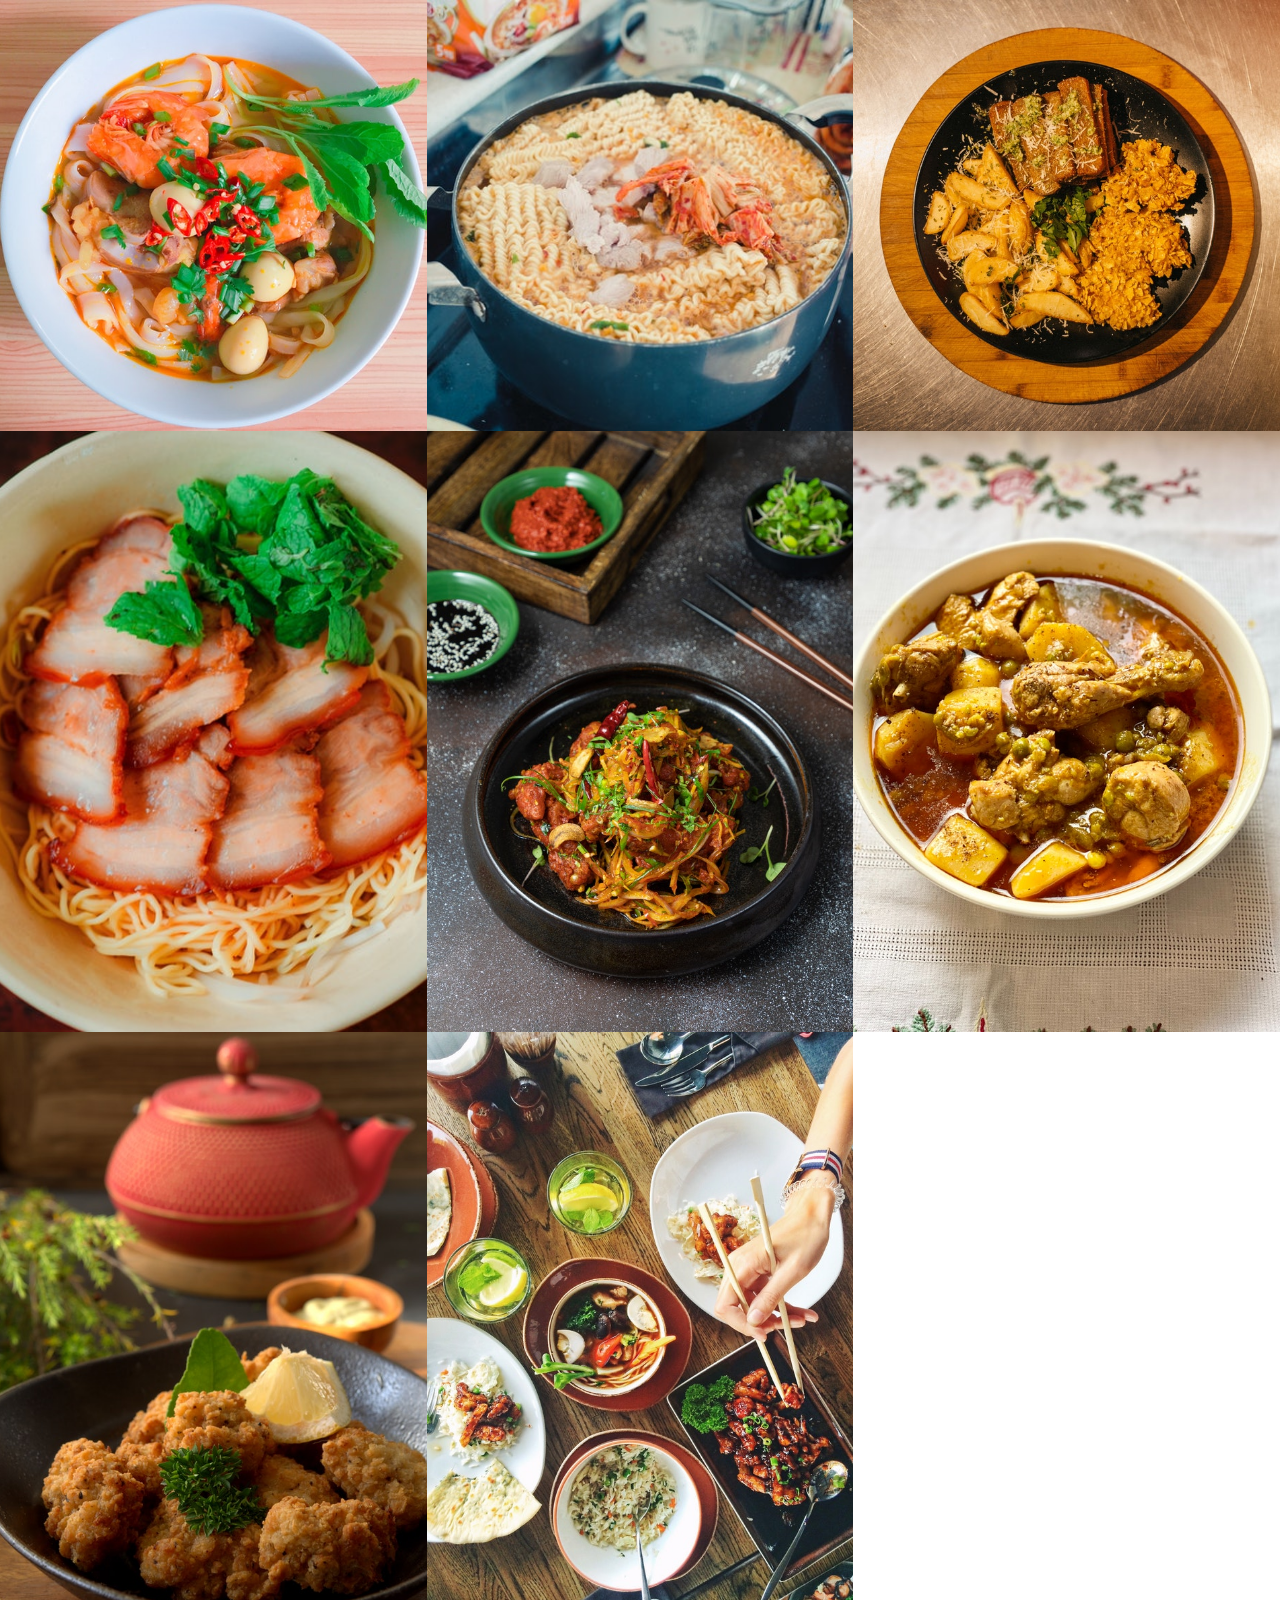
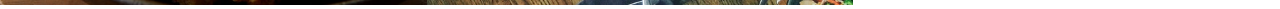
<file: ImageGalleryPopUp/index.html>
<!DOCTYPE html>
<html lang="en">
    <head>
        <title>ImageGalleryPopUp</title>
        <meta charset="UTF-8">
        <meta name="viewport" content="width=device-width, initial-scale=1">
        <link href="style.css" rel="stylesheet">
    </head>
    <body>
        <section class="gallery">
            <div class="img-container">
                <img src="foods-images/small/s_1.jpg" alt="1" >
            </div>
            <div class="img-container">
                <img src="foods-images/small/s_2.jpg" alt="2" >
            </div>
            <div class="img-container">
                <img src="foods-images/small/s_3.jpg" alt="3" >
            </div>
            <div class="img-container">
                <img src="foods-images/small/s_4.jpg" alt="4" >
            </div>
            <div class="img-container">
                <img src="foods-images/small/s_5.jpg" alt="5" >
            </div>
            <div class="img-container">
                <img src="foods-images/small/s_6.jpg" alt="6" >
            </div>
            <div class="img-container">
                <img src="foods-images/small/s_7.jpg" alt="7" >
            </div>
            <div class="img-container">
                <img src="foods-images/small/s_8.jpg" alt="8" >
            </div>
        </section>
        <div class="modal">
            <img src="foods-images/full/8.jpg" alt="" class="full-imge">
        </div>
        <script src="app.js"></script>
    </body>
</html>
</file>
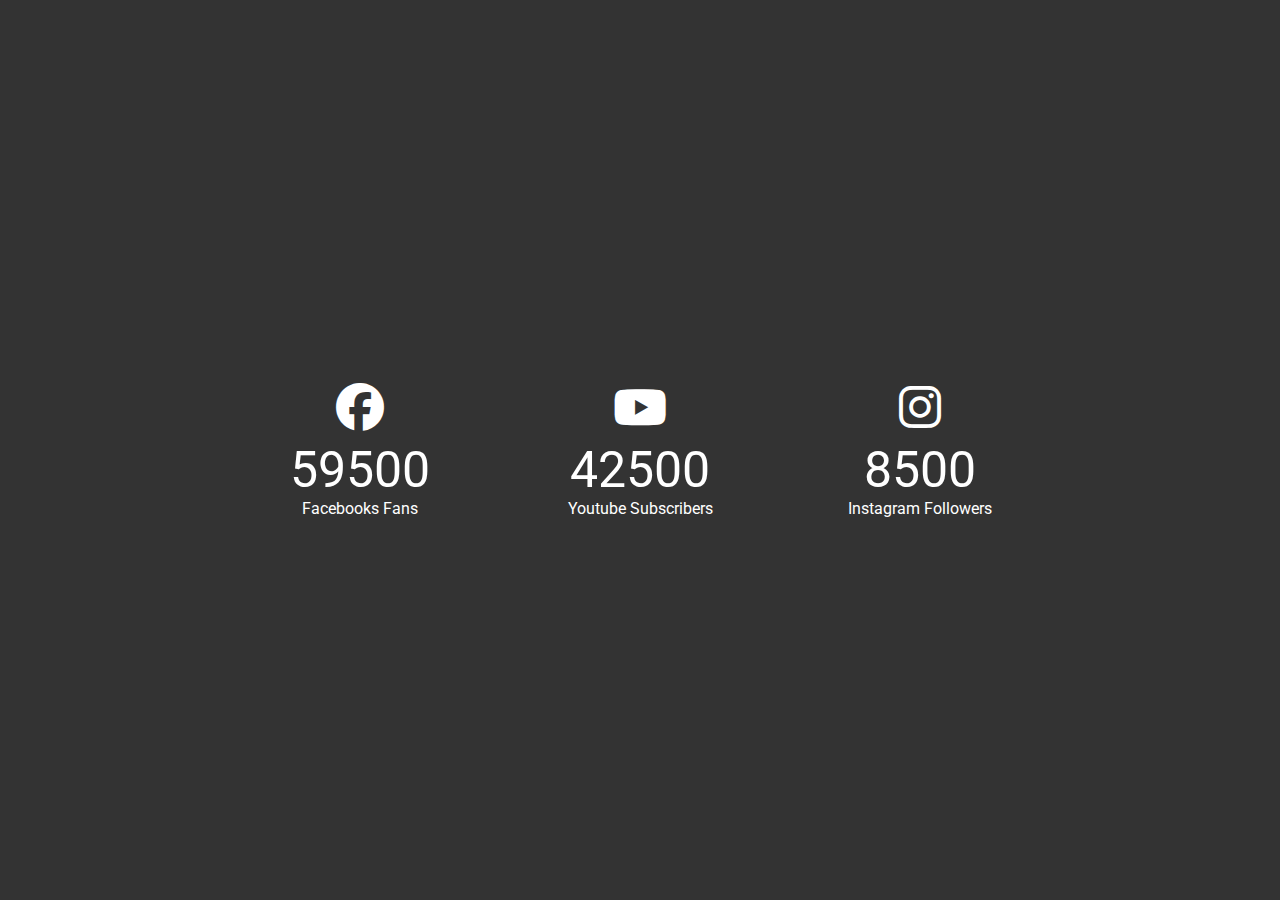
<file: IncrementCounter/index.html>
<!DOCTYPE html>
<html lang="en">
    <head>
        <title>IncrementCounter</title>
        <meta charset="UTF-8">
        <meta name="viewport" content="width=device-width, initial-scale=1">
        <link href="https://cdnjs.cloudflare.com/ajax/libs/font-awesome/6.5.2/css/all.min.css" rel="stylesheet">
        <link href="style.css" rel="stylesheet">
    </head>
    <body>
        <div class="counter-container">
            <i class="fa-brands fa-facebook fa-3x"></i>
            <div class="counter" data-target="70000">0</div>
            <span>Facebooks Fans</span>
        </div>
        <div class="counter-container">
            <i class="fa-brands fa-youtube fa-3x"></i>
            <div class="counter" data-target="50000">0</div>
            <span>Youtube Subscribers</span>
        </div>
        <div class="counter-container">
            <i class="fa-brands fa-instagram fa-3x"></i>
            <div class="counter" data-target="10000">0</div>
            <span>Instagram Followers</span>
        </div>
    <script src="app.js"></script>
    </body>
</html>
</file>
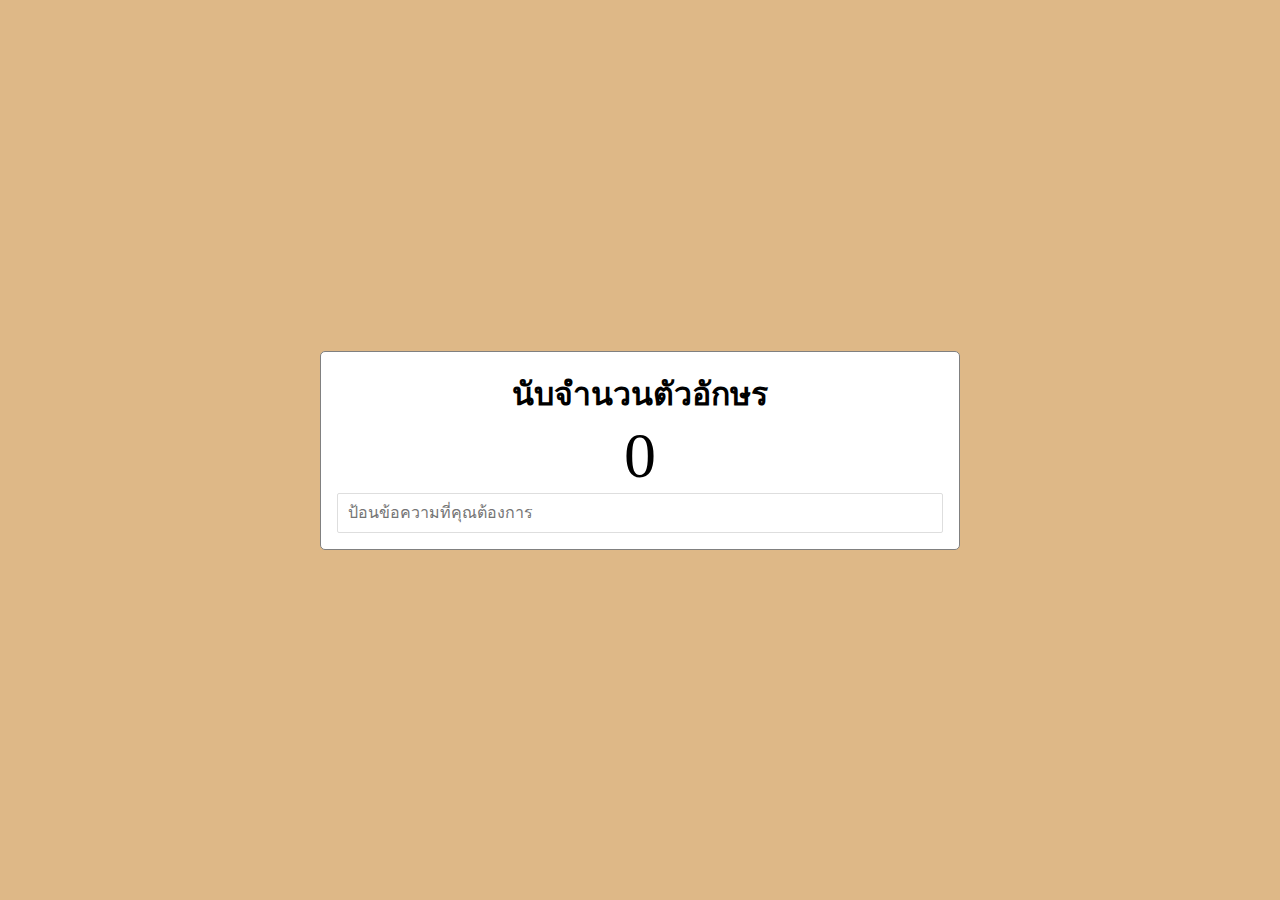
<file: InputCharaterCount/index.html>
<!DOCTYPE html>
<html lang="en">
    <head>
        <title>Input Character Count</title>
        <meta charset="UTF-8">
        <meta name="viewport" content="width=device-width, initial-scale=1">
        <link href="style.css" rel="stylesheet">
    </head>
    <body>
        <div class="container">
            <h1>นับจำนวนตัวอักษร</h1>
            <span class="count">0</span>
            <input type="text" placeholder="ป้อนข้อความที่คุณต้องการ">
        </div>
    <script src="app.js"></script>
    </body>
</html>
</file>
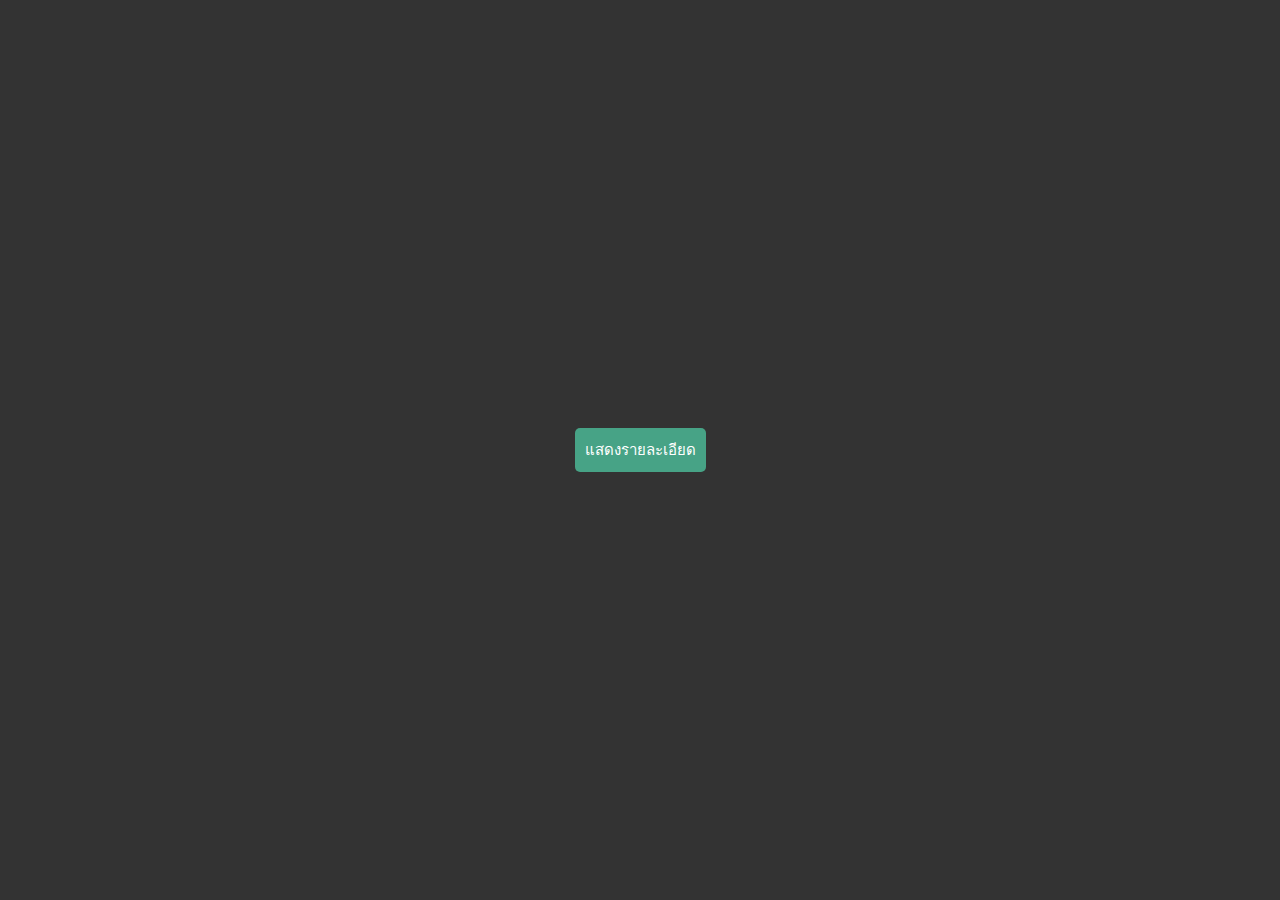
<file: ModalPopup/index.html>
<!DOCTYPE html>
<html lang="en">
    <head>
        <title>ModalPopup</title>
        <meta charset="UTF-8">
        <meta name="viewport" content="width=device-width, initial-scale=1">
        <link href="https://cdnjs.cloudflare.com/ajax/libs/font-awesome/6.5.2/css/all.min.css" rel="stylesheet">
        <link rel="stylesheet" href="style.css">
    </head>
    <body>
        <button class="open-btn">แสดงรายละเอียด</button>
        <section class="modal-container">
            <div class="modal">
                <h1>ข้อมูลสินค้า</h1>
                <p>Lorem ipsum dolor sit amet consectetur adipisicing elit. Cum, accusamus?</p>
                <button class="close-btn">ปิด</button>
            </div>
        </section>
        <script src="app.js"></script>
    </body>
</html>
</file>
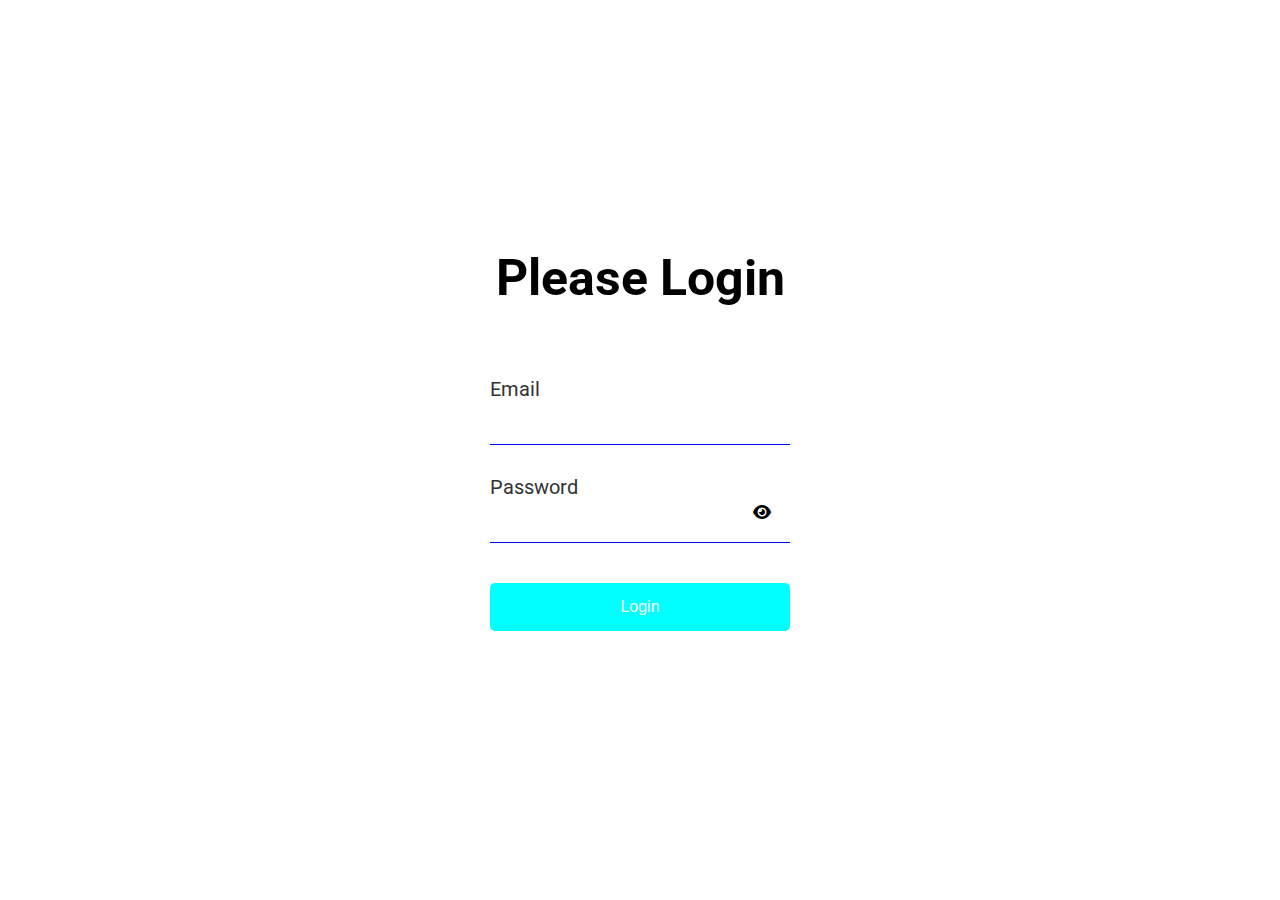
<file: PasswordVisible/index.html>
<!DOCTYPE html>
<html lang="en">
    <head>
        <title>Password Visible</title>
        <meta charset="UTF-8">
        <meta name="viewport" content="width=device-width, initial-scale=1">
        <link href="style.css" rel="stylesheet">
        <link href="https://cdnjs.cloudflare.com/ajax/libs/font-awesome/6.5.2/css/all.min.css" rel="stylesheet">
    </head>
    <body>
        <h1>Please Login</h1>
        <div class="form-control">
            <label for="email">Email</label>
            <input type="email">
        </div>
        <div class="form-control">
            <label for="password">Password</label>
            <input type="password" id="password">
            <i class="fa-solid fa-eye" id="eye"></i>
            <!-- <i class="fa-solid fa-eye-slash"></i> -->
        </div>
        <div class="form-control">
            <button class="btn">Login</button>
        </div>
        <script src="app.js"></script>
    </body>
</html>
</file>
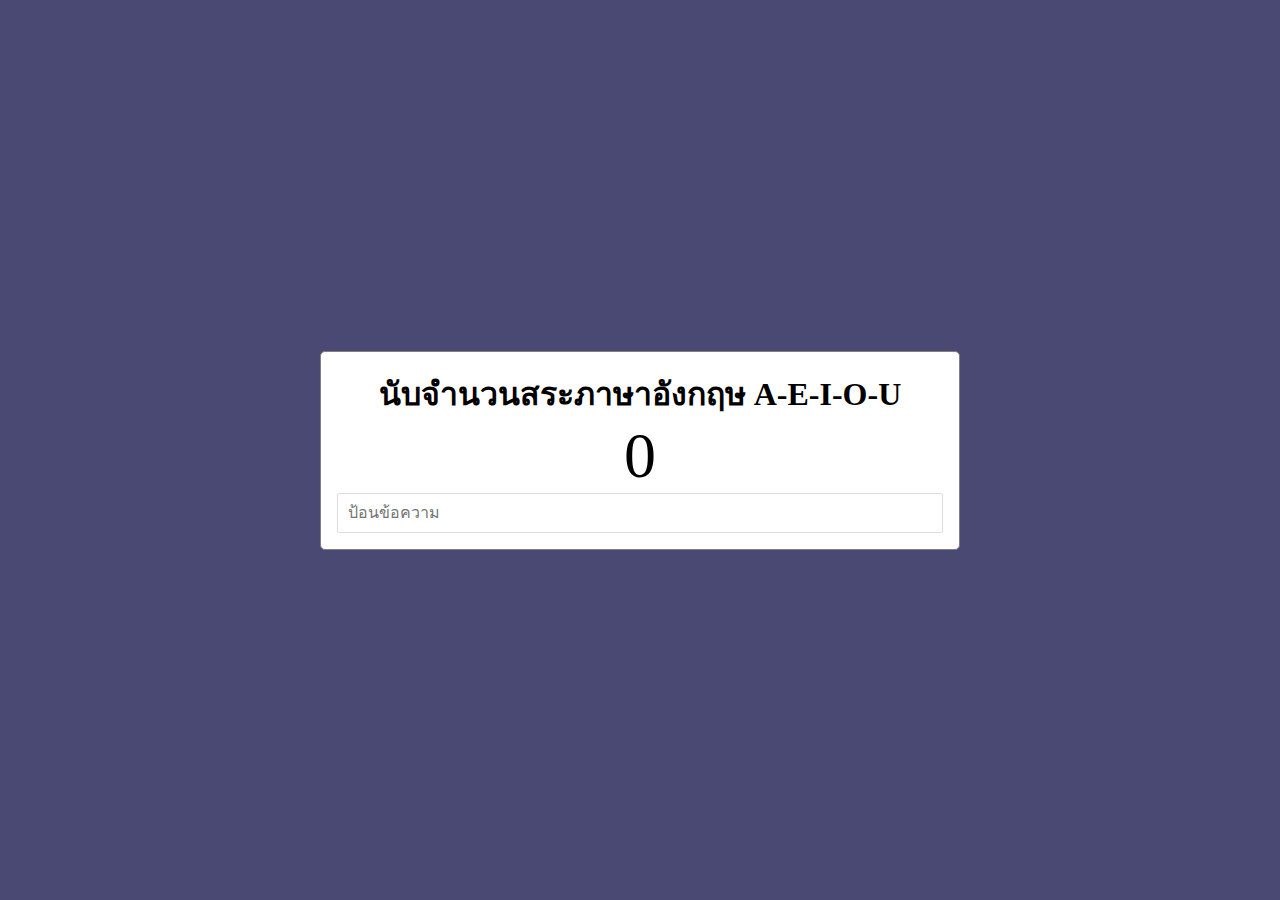
<file: VowelCounting/index.html>
<!DOCTYPE html>
<html lang="en">
    <head>
        <title>VowelCounting</title>
        <meta charset="UTF-8">
        <meta name="viewport" content="width=device-width, initial-scale=1">
        <link href="style.css" rel="stylesheet">
    </head>
    <body>
        <div class="container">
            <h1>นับจำนวนสระภาษาอังกฤษ A-E-I-O-U</h1>
            <span class="count">0</span>
            <input type="text" placeholder="ป้อนข้อความ">
        </div>
    <script src="app.js"></script>
    </body>
</html>
</file>
<file: ImageGalleryPopUp/style.css>
*{
    box-sizing: border-box;
    margin: 0;
    padding: 0;
}

.gallery{
    display: grid;
    grid-template-columns: repeat(auto-fit,minmax(380px,1fr));
}

.img-container img{
    width: 100%;
    height: 100%;
    object-fit: cover;
    cursor: pointer;
}
.modal{
    background: rgba(0, 0, 0, 0.25);
    position: fixed;
    left: 0;
    top: 0;
    width: 100%;
    height: 100%;
    pointer-events:none;
    opacity: 0;
    transition: all 0.3s ease-in-out;
}
.full-imge{
    position: absolute;
    height: 85%;
    top: 50%;
    left: 50%;
    transform: translate(-50%,-50%);
    transition: all 0.3s ease-in-out;
}
.open{
    opacity: 1;
    pointer-events: all;
}
</file>
<file: IncrementCounter/style.css>
@import url('https://fonts.googleapis.com/css2?family=Roboto&display=swap');

*{
    box-sizing: border-box;
    margin: 0;
    padding: 0;
}

body{
    background-color: #333;
    color: #fff;
    display: flex;
    align-items: center;
    justify-content: center;
    height: 100vh;
    overflow: hidden;
    margin: 0;
    font-family: "Roboto", sans-serif;
    font-weight: 400;
    font-style: normal
}
.counter-container{
    display: flex;
    flex-direction: column;
    justify-content: center;
    text-align: center;
    margin: 40px;
    width: 200px;
}
.counter{
    font-size: 50px;
    margin-top: 10px;
}
</file>
<file: InputCharaterCount/style.css>
*{
    box-sizing: border-box;
    margin: 0;
    padding: 0;
}

body{
    display: flex;
    flex-direction: column;
    align-items: center;
    justify-content: center;
    min-height: 100vh;
    margin: 0;
    background: burlywood;
}
.container{
    width: 40rem;
    border: 1px solid gray;
    padding: 1rem;
    background: #fff;
    text-align: center;
    border-radius: 5px;
}
.count{
    font-size: 4rem;
    padding: 0 1rem;
    text-align: center;
}
input[type="text"]{
    display: block;
    font-size: 16px;
    border: 1px solid #dedede;
    border-radius: 2px;
    padding: 10px;
    outline: none;
    width: 100%;
}
</file>
<file: ModalPopup/style.css>
*{
    box-sizing: border-box;
    margin: 0;
}
body{
    display: flex;
    align-items: center;
    justify-content: center;
    margin: 0;
    line-height: 1.8;
    background: #333;
    min-height: 100vh;
}

button{
    border: none;
    background-color: #47a386;
    padding: 10px;
    font-size: 15px;
    outline: none;
    cursor: pointer;
    color: white;
    border-radius: 5px;
}
.modal-container{
    position: fixed;
    top:0;
    left: 0;
    background: rgba(0, 0, 0, 0.35);
    width: 100vw;
    height: 100vh;
    display: flex;
    align-items: center;
    justify-content: center;
    pointer-events: none;
    opacity: 0;
    transition: all 0.2s ease-in-out;
}
.modal{
    background: #fff;
    border-radius: 10px;
    padding: 20px;
    box-shadow: 0 2px 4px rgba(0, 0, 0, 0.25);
    width: 500px;
}
.modal h1,.modal p{
    margin-bottom: 17px;
}

.show{
    opacity: 1;
    pointer-events: auto;
}
</file>
<file: PasswordVisible/style.css>
@import url('https://fonts.googleapis.com/css2?family=Roboto&display=swap');

*{
    box-sizing: border-box;
    margin: 0;
    padding: 0;
}

body{
    display: flex;
    flex-direction: column;
    align-items: center;
    justify-content: center;
    min-height: 100vh;
    margin: 0;
    font-family: "Roboto", sans-serif;
    font-weight: 400;
    font-style: normal;
}
h1{
    font-size: 50px;
    margin-bottom: 60px;
}
.form-control{
    position: relative;
    margin: 20px 0;
    width: 300px;
}
.form-control input{
    border:0;
    border-bottom: 1px solid blue;
    outline: none;
    display: block;
    padding: 12px 0;
    width: 100%;
    font-size: 20px;
    margin-top: 10px;
}
input[type="password"]::-ms-reveal,
input[type="password"]::-ms-clear {
    display: none;
}
.form-control label{
    position: absolute;
    left: 0;
    top:-10px;
    font-size: 20px;
    color: #333;
}
.btn{
    cursor: pointer;
    display: inline-block;
    width: 100%;
    background-color: aqua;
    color: white;
    padding: 15px;
    border: none;
    border-radius: 5px;
    font-size: 16px;
    font-weight: 500;
}
.fa-solid{
    position: absolute;
    right: 1.2rem;
    top: 1.2rem;
    cursor: pointer;
}
</file>
<file: VowelCounting/style.css>
*{
    box-sizing: border-box;
    margin: 0;
    padding: 0;
}

body{
    display: flex;
    flex-direction: column;
    align-items: center;
    justify-content: center;
    min-height: 100vh;
    margin: 0;
    background: rgb(73, 73, 115);
}
.container{
    width: 40rem;
    border: 1px solid gray;
    padding: 1rem;
    background: #fff;
    text-align: center;
    border-radius: 5px;
}
.count{
    font-size: 4rem;
    padding: 0 1rem;
    text-align: center;
}
input[type="text"]{
    display: block;
    font-size: 16px;
    border: 1px solid #dedede;
    border-radius: 2px;
    padding: 10px;
    outline: none;
    width: 100%;
}
</file>
